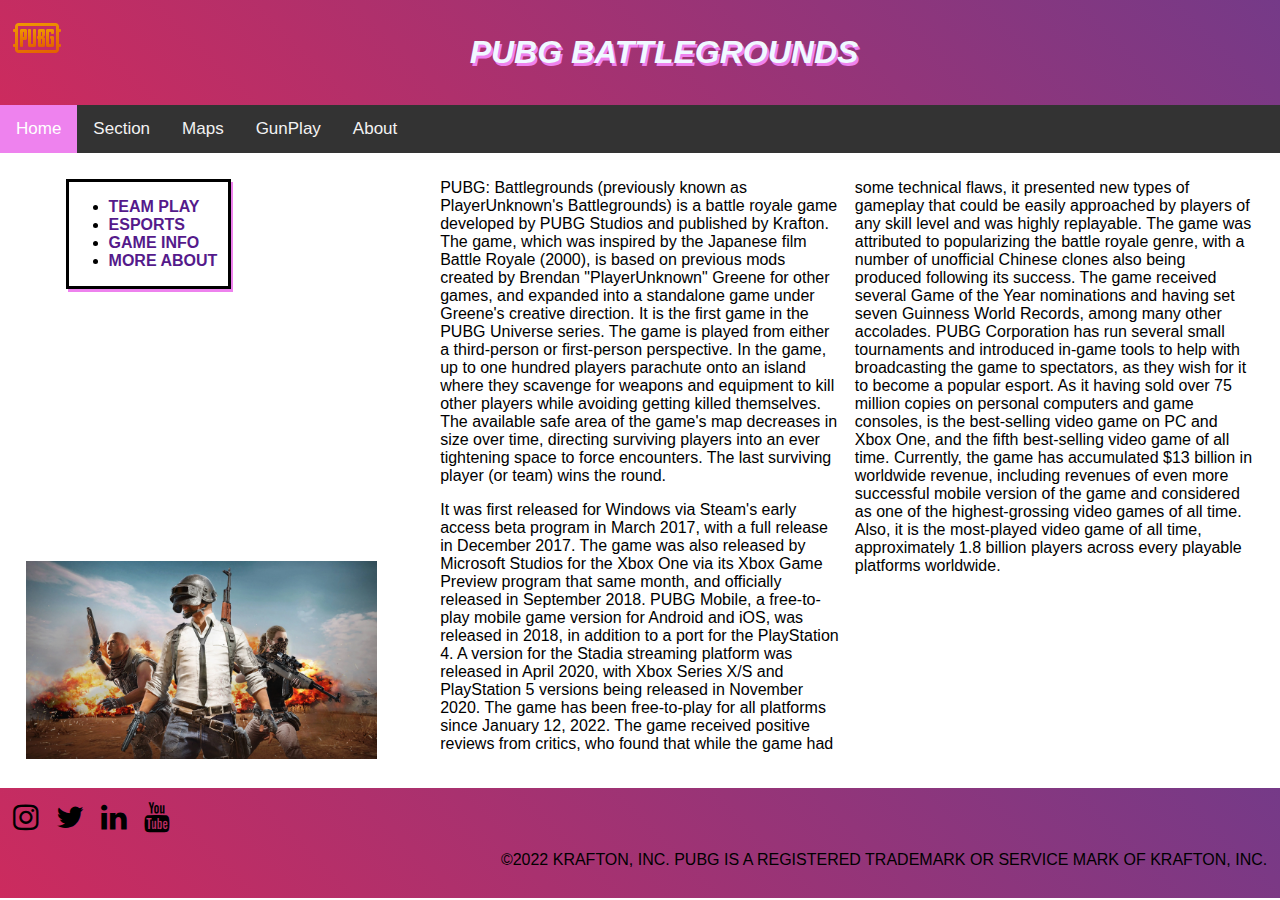
<file: Semester Exam Html & Css/index.html>
<!DOCTYPE html>
<html lang="en">
<head>
    <meta charset="UTF-8">
    <meta http-equiv="X-UA-Compatible" content="IE=edge">
    <meta name="viewport" content="width=device-width, initial-scale=1.0">
    <title>PUBG</title>
    <link rel="icon" href="images/img1.png">
    <link rel="stylesheet" href="https://cdnjs.cloudflare.com/ajax/libs/font-awesome/4.7.0/css/font-awesome.min.css">
       <link rel="stylesheet" href="css/style.css">
</head>
<body>
    <header>
        <img src="images/img1.png" alt="Icon">
        <h1><i>PUBG BATTLEGROUNDS</i></h1>
    </header>
    <div class="topnav" id="myTopnav">
        <a href="#home" class="active">Home</a>
        <a href="#section">Section</a>
        <a href="map.html" target="_blank">Maps</a>
        <a href="gunplay.html" target="_blank">GunPlay</a>
        <a href="#about">About</a>
        <a href="javascript:void(0);" class="icon" onclick="myFunction()">
          <i class="fa fa-bars"></i>
        </a>
      </div>

      <section class="section" id="section">
      <aside class="aside">
        <ul>
            <li><a href="">TEAM PLAY</a></li>
            <li><a href="">ESPORTS</a></li>
            <li><a href="">GAME INFO</a></li>
            <li><a href="">MORE ABOUT</a></li>

        </ul>
      </aside>
      <div class="content">
        <img src="images/img2.webp" alt="Pubg image">
        <p>
            PUBG: Battlegrounds (previously known as PlayerUnknown's Battlegrounds) is a battle royale game developed by PUBG Studios and published by Krafton. The game, which was inspired by the Japanese film Battle Royale (2000), is based on previous mods created by Brendan "PlayerUnknown" Greene for other games, and expanded into a standalone game under Greene's creative direction. It is the first game in the PUBG Universe series.

            The game is played from either a third-person or first-person perspective. In the game, up to one hundred players parachute onto an island where they scavenge for weapons and equipment to kill other players while avoiding getting killed themselves. The available safe area of the game's map decreases in size over time, directing surviving players into an ever tightening space to force encounters. The last surviving player (or team) wins the round.
        </p>
      </div>
      <div class="content">

        <p> 
            It was first released for Windows via Steam's early access beta program in March 2017, with a full release in December 2017. The game was also released by Microsoft Studios for the Xbox One via its Xbox Game Preview program that same month, and officially released in September 2018. PUBG Mobile, a free-to-play mobile game version for Android and iOS, was released in 2018, in addition to a port for the PlayStation 4. A version for the Stadia streaming platform was released in April 2020, with Xbox Series X/S and PlayStation 5 versions being released in November 2020. The game has been free-to-play for all platforms since January 12, 2022.
            
            The game received positive reviews from critics, who found that while the game had some technical flaws, it presented new types of gameplay that could be easily approached by players of any skill level and was highly replayable. The game was attributed to popularizing the battle royale genre, with a number of unofficial Chinese clones also being produced following its success. The game received several Game of the Year nominations and having set seven Guinness World Records, among many other accolades. PUBG Corporation has run several small tournaments and introduced in-game tools to help with broadcasting the game to spectators, as they wish for it to become a popular esport. As it having sold over 75 million copies on personal computers and game consoles, is the best-selling video game on PC and Xbox One, and the fifth best-selling video game of all time. Currently, the game has accumulated $13 billion in worldwide revenue, including revenues of even more successful mobile version of the game and considered as one of the highest-grossing video games of all time. Also, it is the most-played video game of all time, approximately 1.8 billion players across every playable platforms worldwide.</p>
      </div>
    </section>

    <footer>
       <a href=""><i class="fa fa-instagram"></i></a>
       <a href=""><i class="fa fa-twitter"></i></a>
       <a href=""><i class="fa fa-linkedin"></i></a>
       <a href=""><i class="fa fa-youtube"></i></a>

       <p>&copy;2022 KRAFTON, INC. PUBG IS A REGISTERED TRADEMARK OR SERVICE MARK OF KRAFTON, INC. </p>
    </footer>
</body>
<script src="js/main.js"></script>

</html>
</file>
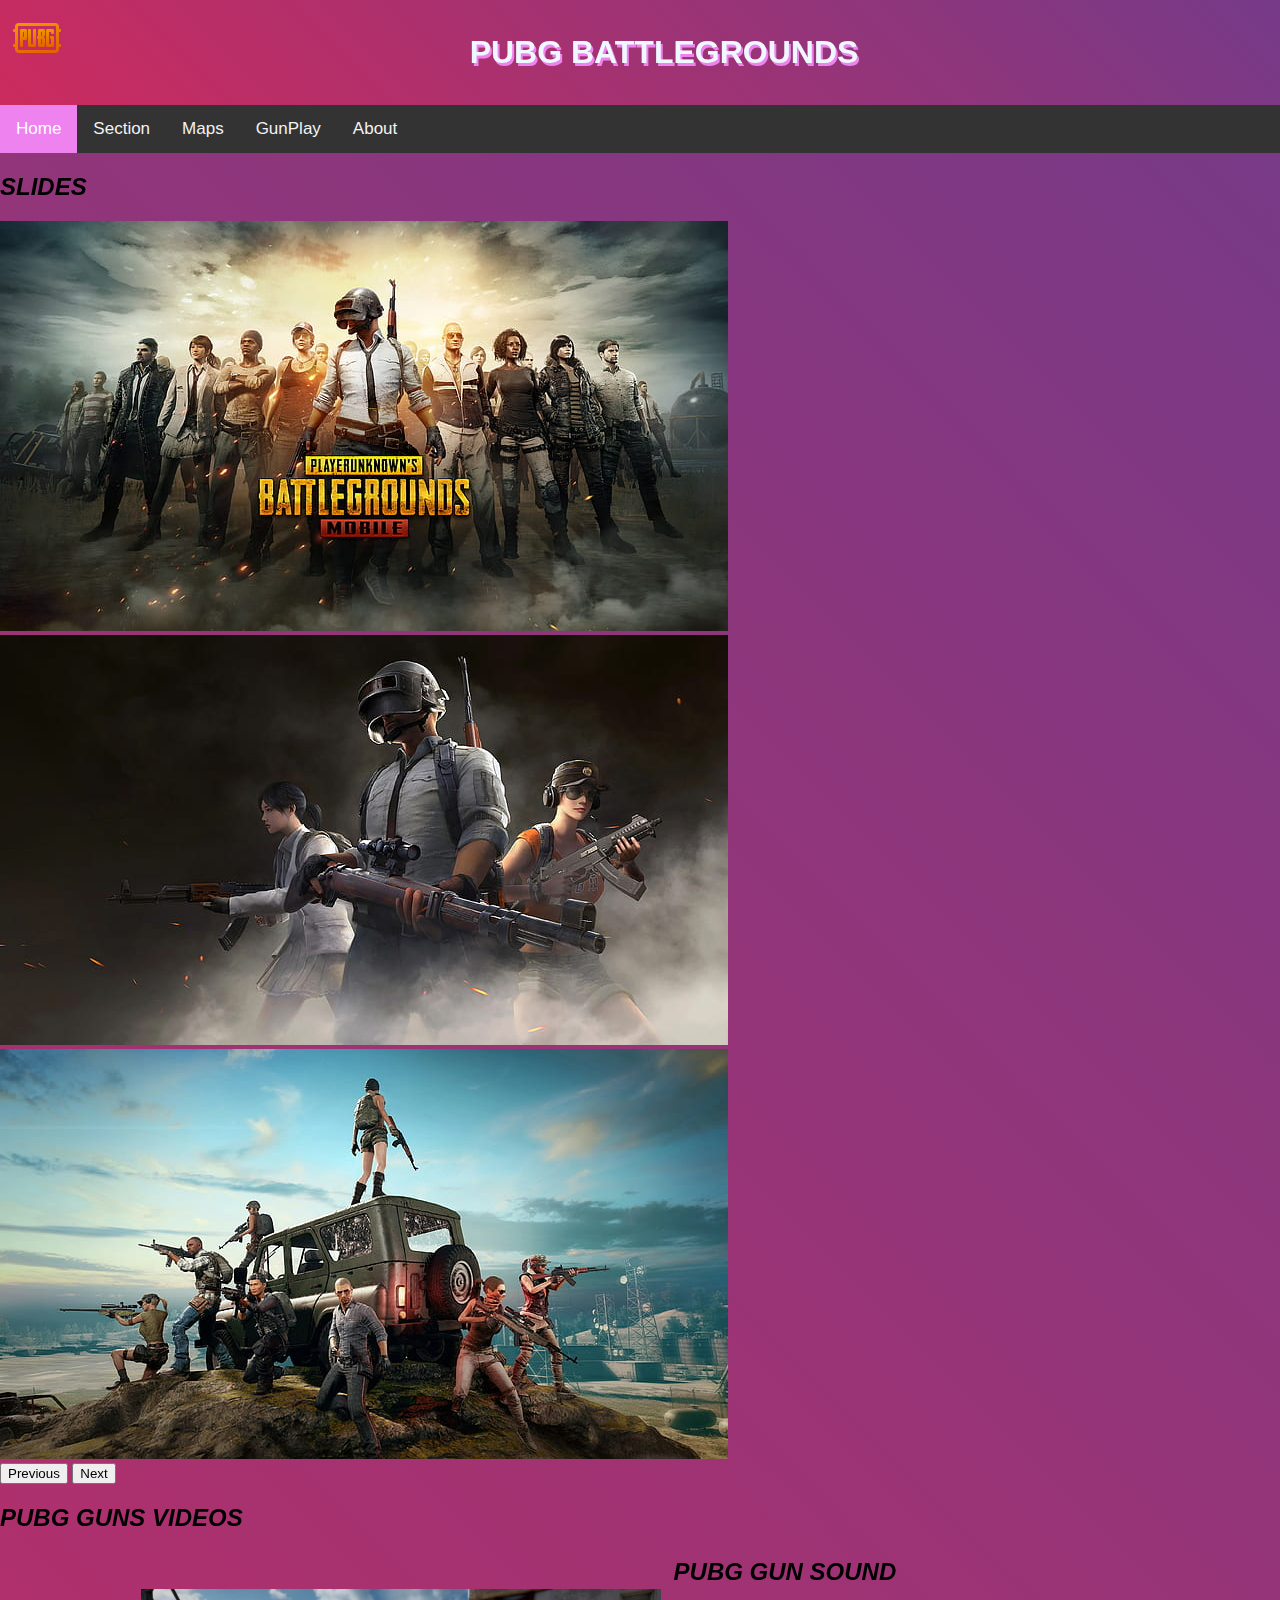
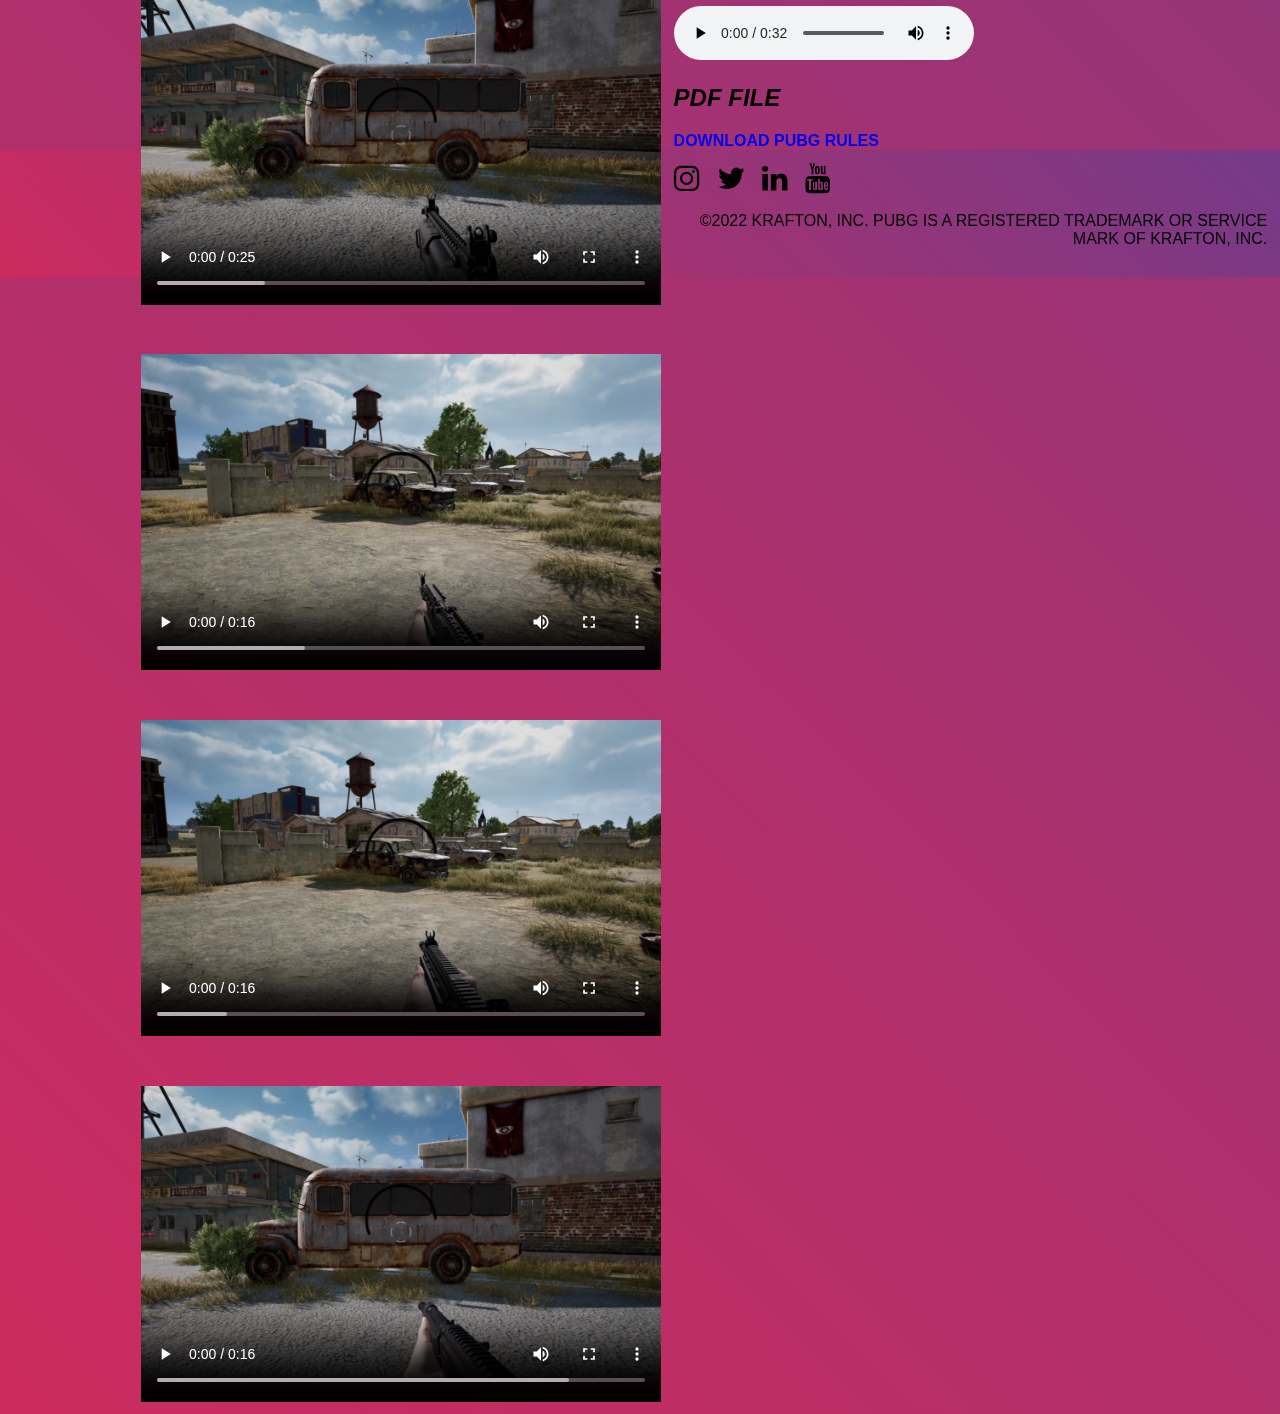
<file: Semester Exam Html & Css/gunplay.html>
<!DOCTYPE html>
<html lang="en">
<head>
    <meta charset="UTF-8">
    <meta http-equiv="X-UA-Compatible" content="IE=edge">
    <meta name="viewport" content="width=device-width, initial-scale=1.0">
    <title>Gun Play</title>
    <link rel="icon" href="images/img1.png">
    <link rel="stylesheet" href="css/style.css">
    <link rel="stylesheet" href="css/gunplay.css">
    <link rel="stylesheet" href="https://cdnjs.cloudflare.com/ajax/libs/font-awesome/4.7.0/css/font-awesome.min.css">
    <!-- CSS only -->
    <link href="https://cdn.jsdelivr.net/npm/bootstrap@5.2.3/dist/css/bootstrap.min.css" rel="stylesheet" integrity="sha384-rbsA2VBKQhggwzxH7pPCaAqO46MgnOM80zW1RWuH61DGLwZJEdK2Kadq2F9CUG65" crossorigin="anonymous">
   
</head>
<body>
    <header>
        <img src="images/img1.png" alt="Icon">
        <h1>PUBG BATTLEGROUNDS</h1>
    </header>
    <div class="topnav" id="myTopnav">
        <a href="#home" class="active">Home</a>
        <a href="#section">Section</a>
        <a href="map.html" target="_blank">Maps</a>
        <a href="gunplay.html" target="_blank">GunPlay</a>
        <a href="#about">About</a>
        <a href="javascript:void(0);" class="icon" onclick="myFunction()">
          <i class="fa fa-bars"></i>
        </a>
      </div>
<h2>SLIDES</h2>
      <div id="carouselExampleInterval" class="carousel slide" data-bs-ride="carousel">
        <div class="carousel-inner">
          <div class="carousel-item active" data-bs-interval="10000">
            <img src="images/img3.jpg" class="d-block w-100" alt="...">
          </div>
          <div class="carousel-item" data-bs-interval="2000">
            <img src="images/img4.jpg" class="d-block w-100" alt="...">
          </div>
          <div class="carousel-item">
            <img src="images/img5.jpg" class="d-block w-100" alt="...">
          </div>
        </div>
        <button class="carousel-control-prev" type="button" data-bs-target="#carouselExampleInterval" data-bs-slide="prev">
          <span class="carousel-control-prev-icon" aria-hidden="true"></span>
          <span class="visually-hidden">Previous</span>
        </button>
        <button class="carousel-control-next" type="button" data-bs-target="#carouselExampleInterval" data-bs-slide="next">
          <span class="carousel-control-next-icon" aria-hidden="true"></span>
          <span class="visually-hidden">Next</span>
        </button>
      </div>

      <div class="video">
        <h2>PUBG GUNS VIDEOS</h2>
        <div class="videos">
    <video width="520" height="340" controls>
        <source class="video1" src="images/video 1.webm">
    </video>
        </div>

        <div class="videos">
            <video width="520" height="340" controls>
                <source class="video1" src="images/video 2.webm">
            </video>
      </div>

       <div class="videos">
           <video width="520" height="340" controls>
               <source class="video1" src="images/video 3.webm">
            </video>
         </div>

       <div class="videos">
           <video width="520" height="340" controls>
              <source class="video1" src="images/video 4.webm">
          </video>
        </div>
      </div>

      <div class="audio">
        <h2>PUBG GUN SOUND</h2>
          <audio controls>
            
            <source src="images/audio.mp3" type="audio/mpeg">
          </audio>
        </div>
    <div class="pdf">
        <h2>PDF FILE</h2>
       <a href="images/pdf.pdf">DOWNLOAD PUBG RULES</a>
    </div>
        
    <footer>

        <a href=""><i class="fa fa-instagram"></i></a>
        <a href=""><i class="fa fa-twitter"></i></a>
        <a href=""><i class="fa fa-linkedin"></i></a>
        <a href=""><i class="fa fa-youtube"></i></a>
 
        <p>&copy;2022 KRAFTON, INC. PUBG IS A REGISTERED TRADEMARK OR SERVICE MARK OF KRAFTON, INC. </p>
     </footer>
    </body>
 <!-- JavaScript Bundle with Popper -->
 <script src="https://cdn.jsdelivr.net/npm/bootstrap@5.2.3/dist/js/bootstrap.bundle.min.js" integrity="sha384-kenU1KFdBIe4zVF0s0G1M5b4hcpxyD9F7jL+jjXkk+Q2h455rYXK/7HAuoJl+0I4" crossorigin="anonymous"></script>

</html>
</file>
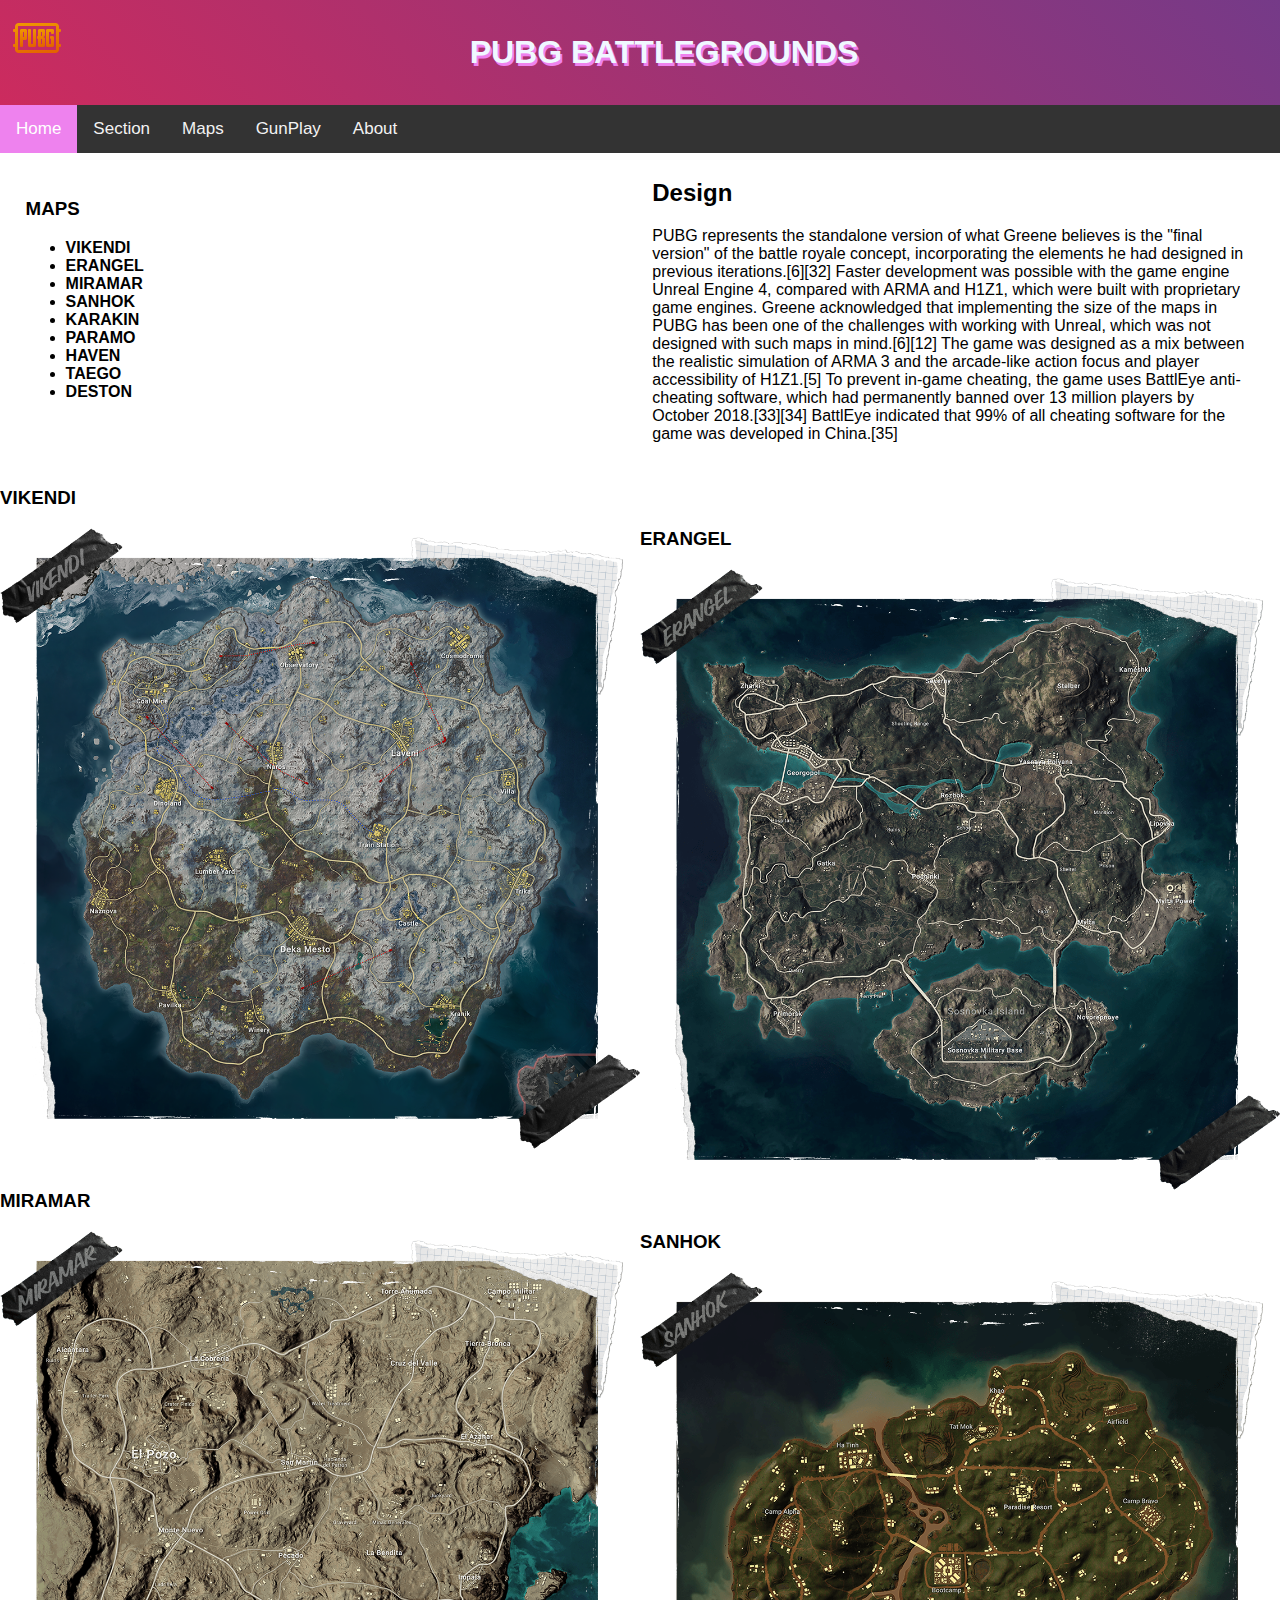
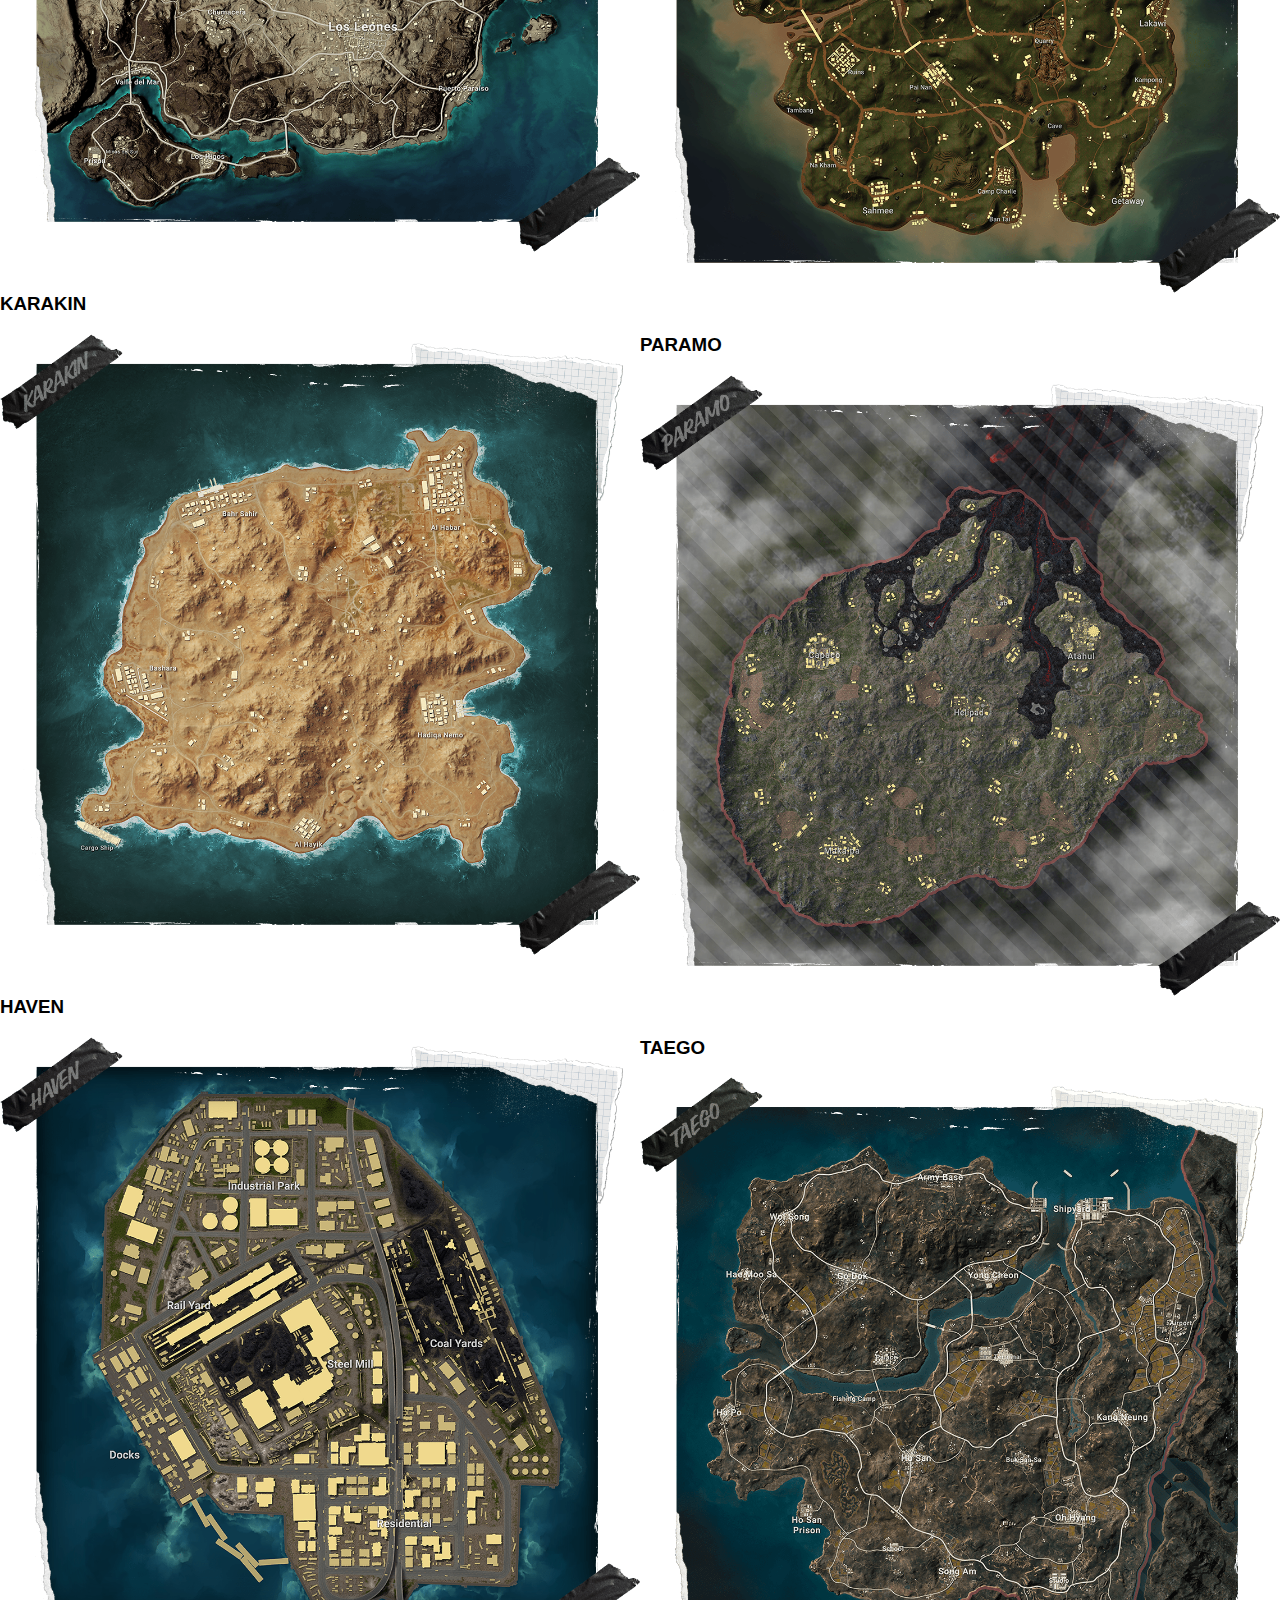
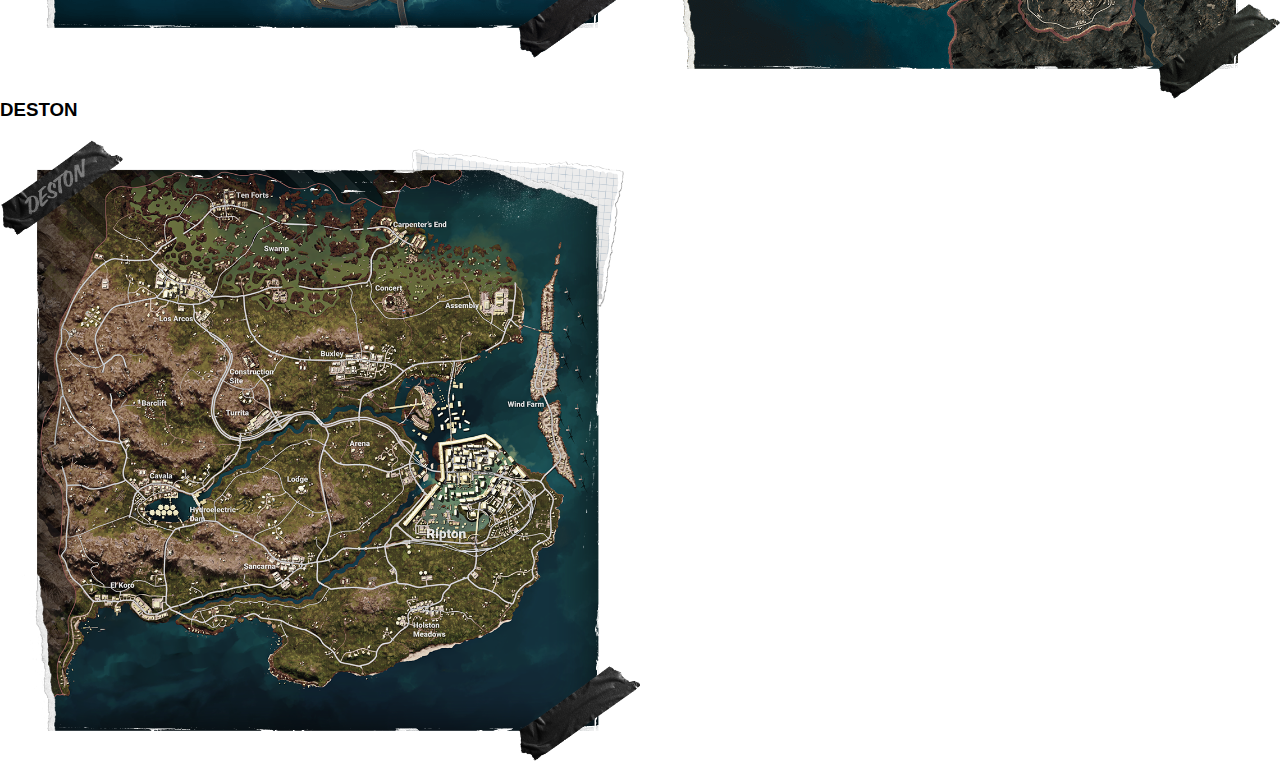
<file: Semester Exam Html & Css/map.html>
<!DOCTYPE html>
<html lang="en">
<head>
    <meta charset="UTF-8">
    <meta http-equiv="X-UA-Compatible" content="IE=edge">
    <meta name="viewport" content="width=device-width, initial-scale=1.0">
    <title>Map</title>
    <link rel="icon" href="images/img1.png">
    <link rel="stylesheet" href="css/style.css">
    <link rel="stylesheet" href="css/map.css">
    <link rel="stylesheet" href="https://cdnjs.cloudflare.com/ajax/libs/font-awesome/4.7.0/css/font-awesome.min.css">
</head>
<body>
    <header>
        <img src="images/img1.png" alt="Icon">
        <h1>PUBG BATTLEGROUNDS</h1>
    </header>
    <div class="topnav" id="myTopnav">
        <a href="#home" class="active">Home</a>
        <a href="#section">Section</a>
        <a href="map.html" target="_blank">Maps</a>
        <a href="gunplay.html" target="_blank">GunPlay</a>
        <a href="#about">About</a>
        <a href="javascript:void(0);" class="icon" onclick="myFunction()">
          <i class="fa fa-bars"></i>
        </a>
      </div>
<div class="container">
    <div>
        <aside>
            <h3>MAPS</h3>
            <ul>
                <a href="#1"><li>VIKENDI</li></a>
                <a href="#2"><li>ERANGEL</li></a>
                <a href="#3"><li>MIRAMAR</li></a>
                <a href="#4"><li>SANHOK</li></a>
                <a href="#5"><li>KARAKIN</li></a>
                <a href="#6"><li>PARAMO</li></a>
                <a href="#7"><li>HAVEN</li></a>
                <a href="#8"><li>TAEGO</li></a>
                <a href="#9"><li>DESTON</li></a>
            </ul>
        </aside>
    </div>

    <div class="content1">
        <h2>Design</h2>
        <p>
            PUBG represents the standalone version of what Greene believes is the "final version" of the battle royale concept, 
            incorporating the elements he had designed in previous iterations.[6][32] Faster development was possible with the game 
            engine Unreal Engine 4, compared with ARMA and H1Z1, which were built with proprietary game engines. Greene acknowledged 
            that implementing the size of the maps in PUBG has been one of the challenges with working with Unreal, which was not designed
             with such maps in mind.[6][12] The game was designed as a mix between the realistic simulation of ARMA 3 and the arcade-like
              action focus and player accessibility of H1Z1.[5] To prevent in-game cheating, the game uses BattlEye anti-cheating software,
               which had permanently banned over 13 million players by October 2018.[33][34] BattlEye indicated that 99% of all cheating 
               software for the game was developed in China.[35]
            </p>
    </div>
</div>

<div class="map">
    <h3 id="1">VIKENDI</h3>
    <img src="images/map1.png" alt="map">
    <h3 id="2">ERANGEL</h3>
    <img src="images/map2.png" alt="map">
    <h3 id="3">MIRAMAR</h3>
    <img src="images/map3.png" alt="map">
    <h3 id="4">SANHOK</h3>
    <img src="images/map4.png" alt="map">
    <h3 id="5">KARAKIN</h3>
    <img src="images/map5.png" alt="map">
    <h3 id="6">PARAMO</h3>
    <img src="images/map6.png" alt="map">
    <h3 id="7">HAVEN</h3>
    <img src="images/map7.png" alt="map">
    <h3 id="8">TAEGO</h3>
    <img src="images/map8.png" alt="map">
    <h3 id="9">DESTON</h3>
    <img src="images/map9.png" alt="map">
</div>

</body>
</html>
</file>
<file: Semester Exam Html & Css/css/style.css>
body {
  margin: 0;
  font-family: Arial, Helvetica, sans-serif;
  scroll-behavior: smooth;
}
header img{
    float: left;
}
header{
    text-align: center;
    text-shadow: 2px 3px violet;
    background-image: -webkit-linear-gradient(45deg,#cc2b5e,#753a88);
    background-repeat: no-repeat;
    padding: 1%;
    color: aliceblue;
}
.topnav {
  overflow: hidden;
  background-color: #333;
}

.topnav a {
  float: left;
  display: block;
  color: #f2f2f2;
  text-align: center;
  padding: 14px 16px;
  text-decoration: none;
  font-size: 17px;
}

.topnav a:hover {
  background-color: violet;
  color: black;
}

.topnav a.active {
  background-color: violet;
  color: white;
}

.topnav .icon {
  display: none;
}

section{
    background-size: cover;
    padding: 2%;
    column-count: 3;
    column-gap: 15px;
}
.aside{
    margin-bottom: 68%;
    margin-left: 10%;
    border: 3px solid black;
    box-shadow: 2px 3px violet;
    width: 40%;
}
.aside a:hover{
    color: violet;
}
.aside ul li a{
    font-weight: bold;
    text-decoration: none;
}
.content img{
    height: 50%;
    width: 88%;
}
.container{
    column-count: 2;
    column-gap: 2%;
    padding: 2%;
}

footer{
    background-image: -webkit-linear-gradient(45deg,#cc2b5e,#753a88);
    background-repeat: no-repeat;
    padding: 1%;
}
footer p{
    text-align: end;
}
footer a{
    margin-right: 1%;
    font-size: 30px;
    color: black;
}
footer a:hover{
    color: violet;
}
/* @media used to nav bar */
@media screen and (max-width: 600px) {
  .topnav a:not(:first-child) {display: none;}
  .topnav a.icon {
    float: right;
    display: block;
  }
}

@media screen and (max-width: 600px) {
  .topnav.responsive {position: relative;}
  .topnav.responsive .icon {
    position: absolute;
    right: 0;
    top: 0;
  }
  .topnav.responsive a {
    float: none;
    display: block;
    text-align: left;
  }
}
</file>
<file: Semester Exam Html & Css/css/gunplay.css>
body{
    background-image: linear-gradient(45deg,#cc2b5e,#753a88);
}
h2{
    font-style: italic;
    font-weight: bold;
}
h2:hover{
    color: violet;
}
video{
    padding-top: 2%;
    float: left;
    margin-left: 10%;
    padding: 1%;
}
.audio{
    margin-top: 2%;
    margin-left: 43%;
}
.pdf a{
    text-decoration: none;
}
.pdf{
    font-weight: bold;
}
a:hover{
    color: violet;
}
footer{
    background-image: -webkit-linear-gradient(45deg,#cc2b5e,#753a88);
    background-repeat: no-repeat;
    padding: 1%;
}
footer p{
    text-align: end;
}
footer a{
    margin-right: 1%;
    font-size: 30px;
    color: black;
}
footer a:hover{
    color: violet;
}
</file>
<file: Semester Exam Html & Css/css/map.css>
.map img{
    float: left;
    width: 50%;
    height: 60%;
}
aside a{
    text-decoration: none;
    color: black;
    font-weight: bold;
}
a:hover{
    color: violet;
}
</file>
